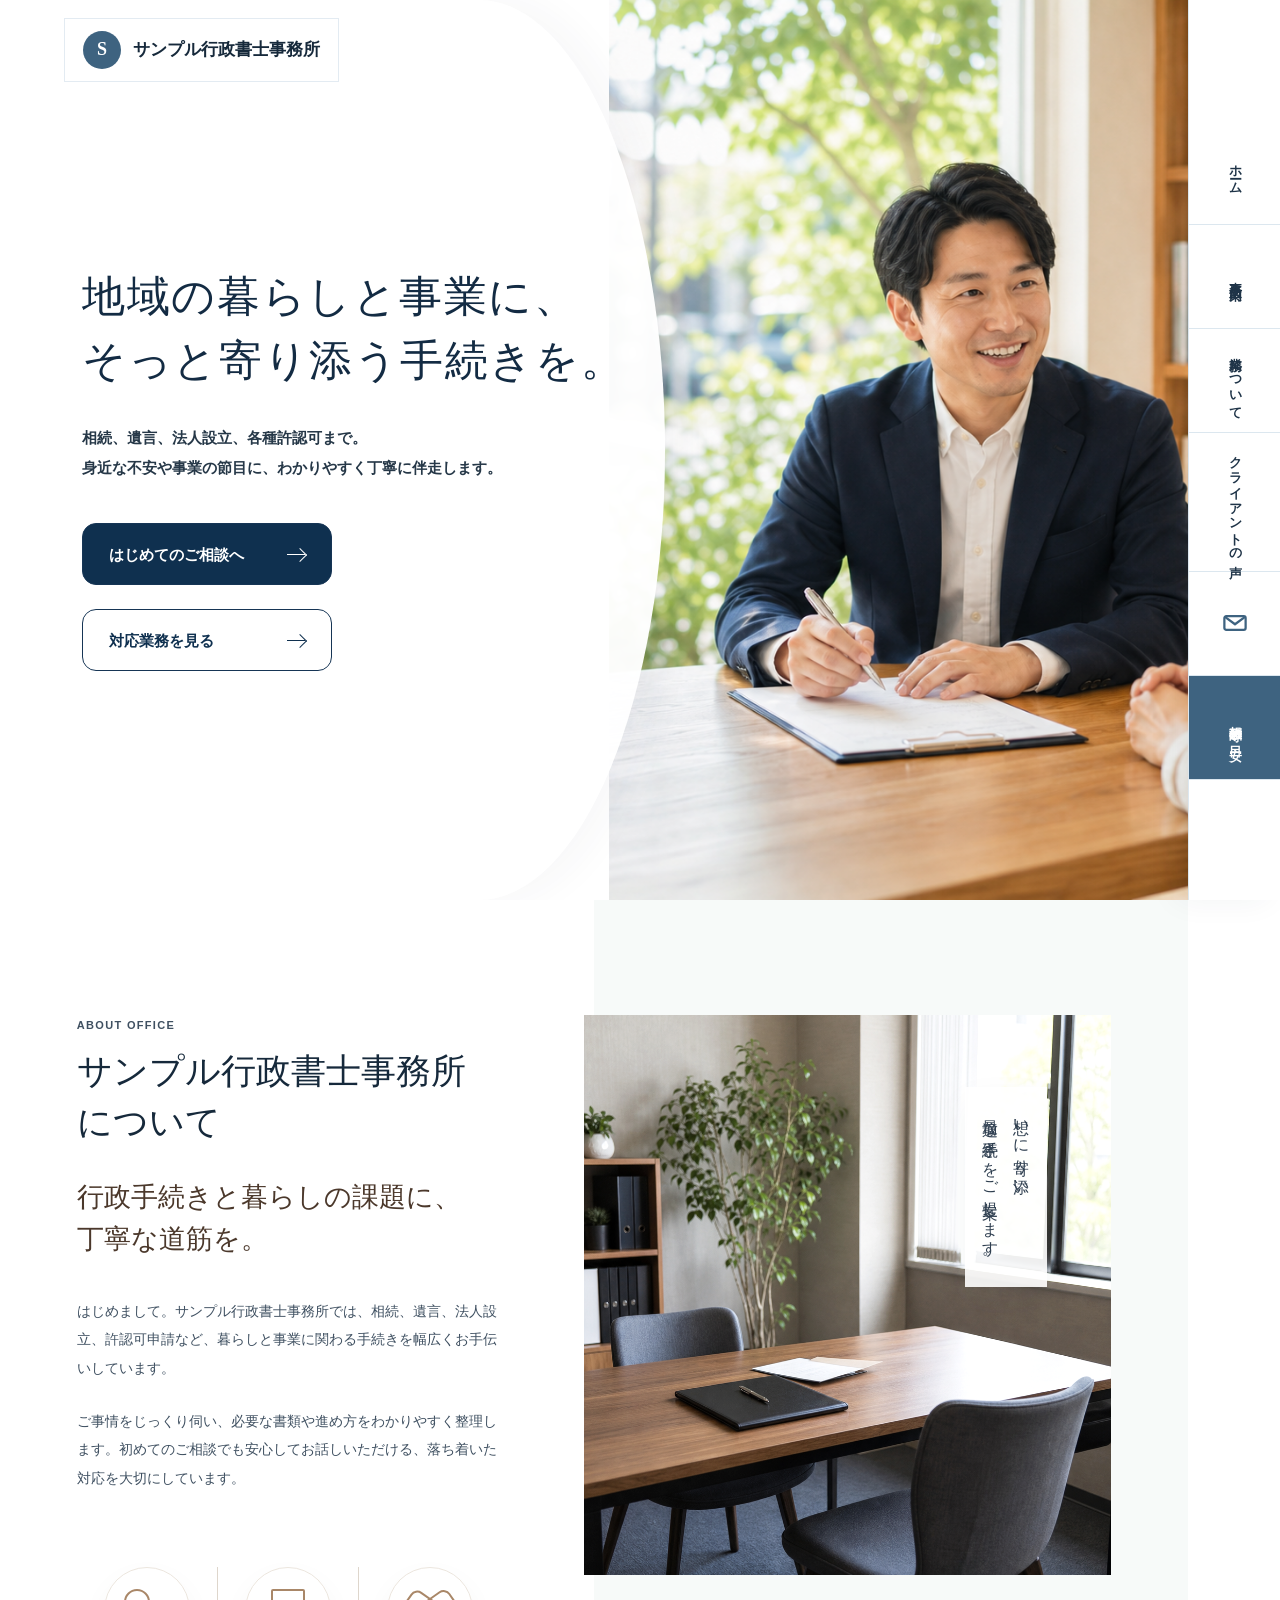
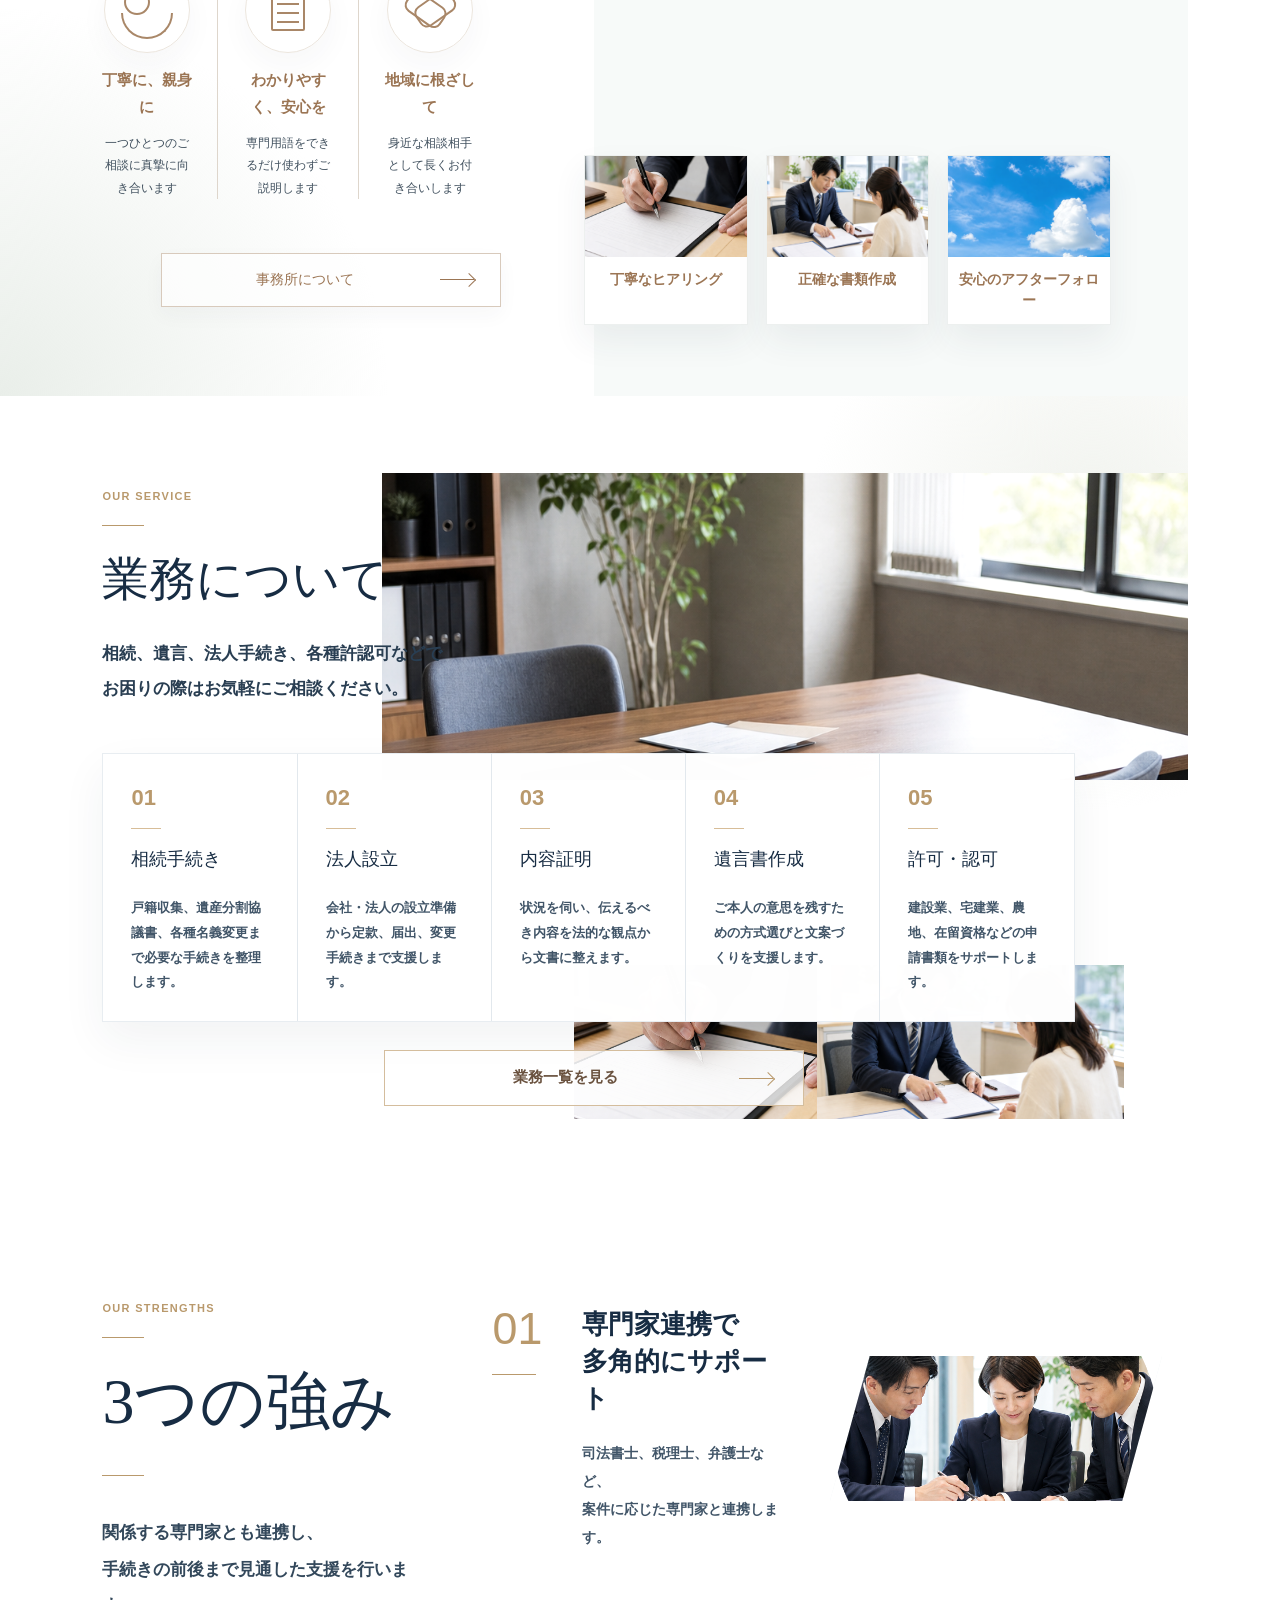
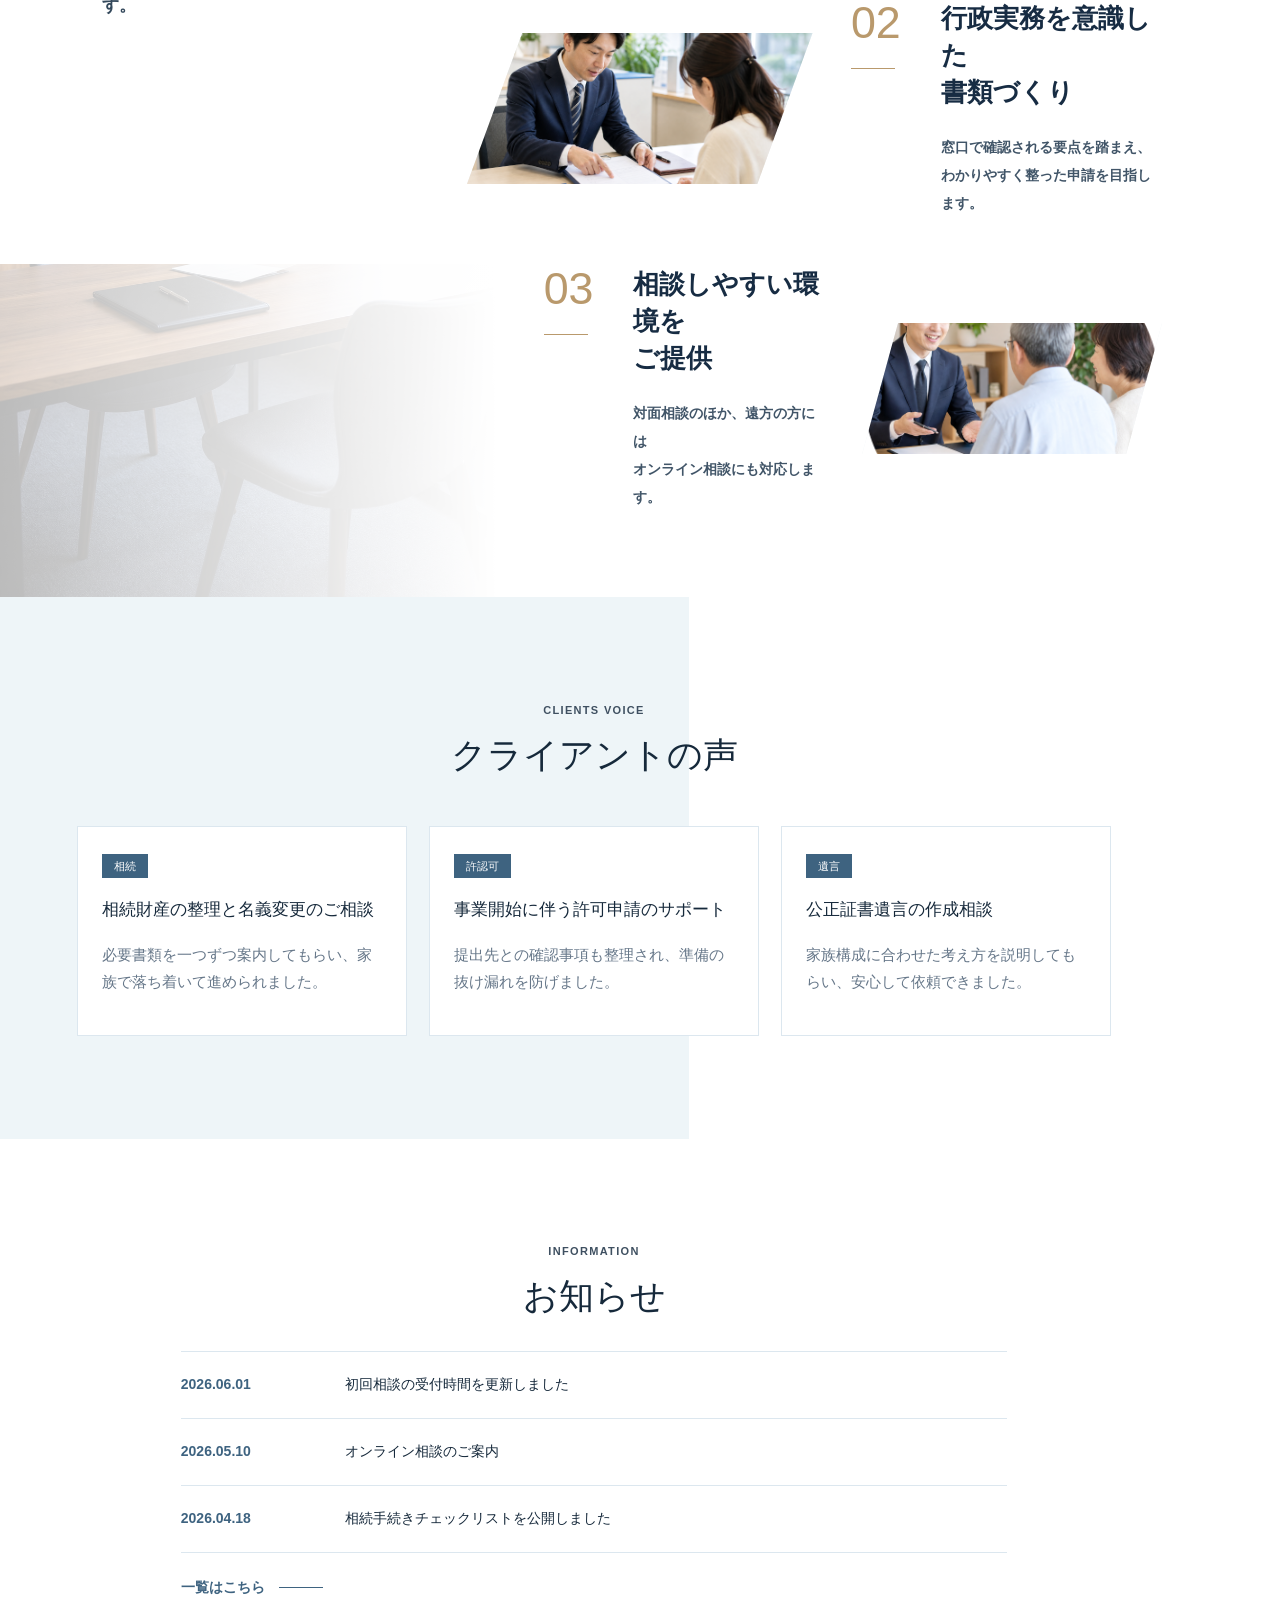
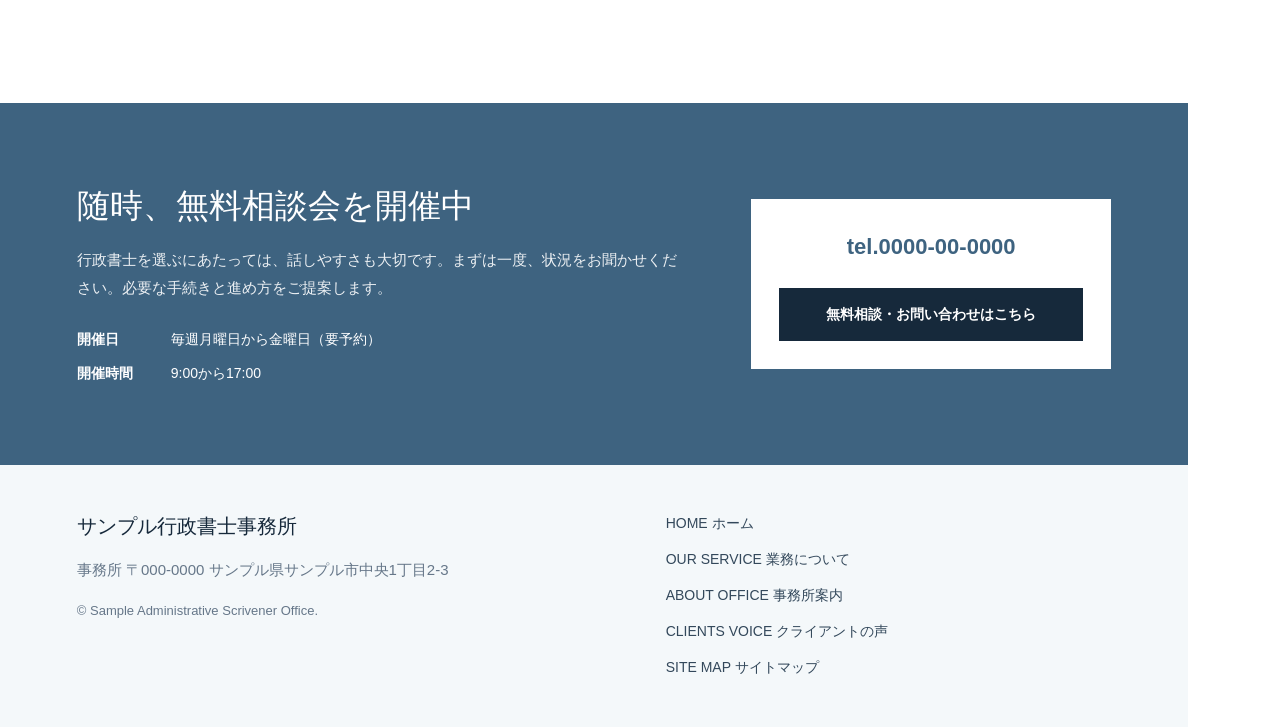
<file: index.html>
<!doctype html>
<html lang="ja">
<head>
  <meta charset="utf-8">
  <meta name="viewport" content="width=device-width, initial-scale=1">
  <title>サンプル行政書士事務所</title>
  <meta name="description" content="相続、許認可、法人設立、内容証明などのご相談を承るサンプル行政書士事務所のトップページです。">
  <link rel="stylesheet" href="styles.css">
</head>
<body>
  <header class="site-header">
    <a class="brand" href="index.html" aria-label="サンプル行政書士事務所 ホーム">
      <span class="brand-mark">S</span>
      <span>サンプル行政書士事務所</span>
    </a>
    <nav class="global-nav" aria-label="主要メニュー">
      <a href="index.html">ホーム</a>
      <a href="#about">事務所案内</a>
      <a href="#service">業務について</a>
      <a href="#voice">クライアントの声</a>
      <a class="nav-icon" href="#contact" aria-label="お問い合わせ">□</a>
      <a class="fee-link" href="#fees">報酬等の目安</a>
    </nav>
  </header>

  <main>
    <section class="hero" aria-labelledby="hero-title">
      <div class="hero-copy">
        <h1 id="hero-title">地域の暮らしと事業に、<br>そっと寄り添う手続きを。</h1>
        <p class="hero-lead">相続、遺言、法人設立、各種許認可まで。<br>身近な不安や事業の節目に、わかりやすく丁寧に伴走します。</p>
        <div class="hero-actions">
          <a class="hero-primary" href="#contact">はじめてのご相談へ<span aria-hidden="true"></span></a>
          <a class="hero-secondary" href="#service">対応業務を見る<span aria-hidden="true"></span></a>
        </div>
      </div>
      <div class="hero-visual" aria-hidden="true">
        <img class="hero-main" src="assets/hero-consultation-photo.png" alt="">
      </div>
    </section>

    <section id="about" class="about section-pad">
      <div class="about-text">
        <p class="section-en">ABOUT OFFICE</p>
        <h2>サンプル行政書士事務所について</h2>
        <h3>行政手続きと暮らしの課題に、<br>丁寧な道筋を。</h3>
        <p>はじめまして。サンプル行政書士事務所では、相続、遺言、法人設立、許認可申請など、暮らしと事業に関わる手続きを幅広くお手伝いしています。</p>
        <p>ご事情をじっくり伺い、必要な書類や進め方をわかりやすく整理します。初めてのご相談でも安心してお話しいただける、落ち着いた対応を大切にしています。</p>
        <ul class="about-values" aria-label="事務所の姿勢">
          <li>
            <span class="value-icon value-people" aria-hidden="true"></span>
            <strong>丁寧に、親身に</strong>
            <small>一つひとつのご相談に真摯に向き合います</small>
          </li>
          <li>
            <span class="value-icon value-doc" aria-hidden="true"></span>
            <strong>わかりやすく、安心を</strong>
            <small>専門用語をできるだけ使わずご説明します</small>
          </li>
          <li>
            <span class="value-icon value-hand" aria-hidden="true"></span>
            <strong>地域に根ざして</strong>
            <small>身近な相談相手として長くお付き合いします</small>
          </li>
        </ul>
        <a class="about-button" href="#office">事務所について<span aria-hidden="true"></span></a>
      </div>
      <div class="about-visual">
        <img class="about-main-photo" src="assets/about-office-photo.png" alt="相談室のイメージ">
        <p class="about-vertical">想いに寄り添い、<br>最適な手続きをご提案します。</p>
        <div class="about-cards" aria-label="対応の特徴">
          <article>
            <img src="assets/hero-docs-photo.png" alt="">
            <h4>丁寧なヒアリング</h4>
          </article>
          <article>
            <img src="assets/strength-office-photo.png" alt="">
            <h4>正確な書類作成</h4>
          </article>
          <article>
            <img src="assets/hero-sky-photo.png" alt="">
            <h4>安心のアフターフォロー</h4>
          </article>
        </div>
      </div>
    </section>

    <section id="service" class="service section-pad">
      <div class="service-intro">
        <p class="section-en">OUR SERVICE</p>
        <h2>業務について</h2>
        <p>相続、遺言、法人手続き、各種許認可などで<br>お困りの際はお気軽にご相談ください。</p>
      </div>
      <div class="service-photo service-photo-main">
        <img src="assets/about-office-photo.png" alt="">
      </div>
      <div class="service-grid">
        <a class="service-card" href="#">
          <span>01</span>
          <h3>相続手続き</h3>
          <p>戸籍収集、遺産分割協議書、各種名義変更まで必要な手続きを整理します。</p>
        </a>
        <a class="service-card" href="#">
          <span>02</span>
          <h3>法人設立</h3>
          <p>会社・法人の設立準備から定款、届出、変更手続きまで支援します。</p>
        </a>
        <a class="service-card" href="#">
          <span>03</span>
          <h3>内容証明</h3>
          <p>状況を伺い、伝えるべき内容を法的な観点から文書に整えます。</p>
        </a>
        <a class="service-card" href="#">
          <span>04</span>
          <h3>遺言書作成</h3>
          <p>ご本人の意思を残すための方式選びと文案づくりを支援します。</p>
        </a>
        <a class="service-card" href="#">
          <span>05</span>
          <h3>許可・認可</h3>
          <p>建設業、宅建業、農地、在留資格などの申請書類をサポートします。</p>
        </a>
      </div>
      <a class="service-button" href="#">業務一覧を見る<span aria-hidden="true"></span></a>
      <div class="service-photo service-photo-sub service-photo-hand">
        <img src="assets/hero-docs-photo.png" alt="">
      </div>
      <div class="service-photo service-photo-sub service-photo-office">
        <img src="assets/strength-office-photo.png" alt="">
      </div>
    </section>

    <section class="strength section-pad">
      <div class="strength-bg" aria-hidden="true">
        <img src="assets/about-office-photo.png" alt="">
      </div>
      <div class="strength-heading">
        <p class="section-en">OUR STRENGTHS</p>
        <h2>3つの強み</h2>
        <p>関係する専門家とも連携し、<br>手続きの前後まで見通した支援を行います。</p>
      </div>
      <ol class="strength-list">
        <li class="strength-item strength-item-01">
          <div class="strength-copy">
            <span>01</span>
            <div>
              <h3>専門家連携で<br>多角的にサポート</h3>
              <p>司法書士、税理士、弁護士など、<br>案件に応じた専門家と連携します。</p>
            </div>
          </div>
          <figure><img src="assets/strength-team-photo.png" alt=""></figure>
        </li>
        <li class="strength-item strength-item-02">
          <figure><img src="assets/strength-office-photo.png" alt=""></figure>
          <div class="strength-copy">
            <span>02</span>
            <div>
              <h3>行政実務を意識した<br>書類づくり</h3>
              <p>窓口で確認される要点を踏まえ、<br>わかりやすく整った申請を目指します。</p>
            </div>
          </div>
        </li>
        <li class="strength-item strength-item-03">
          <div class="strength-copy">
            <span>03</span>
            <div>
              <h3>相談しやすい環境を<br>ご提供</h3>
              <p>対面相談のほか、遠方の方には<br>オンライン相談にも対応します。</p>
            </div>
          </div>
          <figure><img src="assets/strength-family-photo.png" alt=""></figure>
        </li>
      </ol>
    </section>

    <section id="voice" class="voice section-pad">
      <div class="section-heading">
        <p class="section-en">CLIENTS VOICE</p>
        <h2>クライアントの声</h2>
      </div>
      <div class="voice-grid">
        <article>
          <p class="tag">相続</p>
          <h3>相続財産の整理と名義変更のご相談</h3>
          <p>必要書類を一つずつ案内してもらい、家族で落ち着いて進められました。</p>
        </article>
        <article>
          <p class="tag">許認可</p>
          <h3>事業開始に伴う許可申請のサポート</h3>
          <p>提出先との確認事項も整理され、準備の抜け漏れを防げました。</p>
        </article>
        <article>
          <p class="tag">遺言</p>
          <h3>公正証書遺言の作成相談</h3>
          <p>家族構成に合わせた考え方を説明してもらい、安心して依頼できました。</p>
        </article>
      </div>
    </section>

    <section class="information section-pad">
      <div class="section-heading compact">
        <p class="section-en">INFORMATION</p>
        <h2>お知らせ</h2>
      </div>
      <ul class="news-list">
        <li><time datetime="2026-06-01">2026.06.01</time><a href="#">初回相談の受付時間を更新しました</a></li>
        <li><time datetime="2026-05-10">2026.05.10</time><a href="#">オンライン相談のご案内</a></li>
        <li><time datetime="2026-04-18">2026.04.18</time><a href="#">相続手続きチェックリストを公開しました</a></li>
      </ul>
      <a class="text-button" href="#">一覧はこちら</a>
    </section>

    <section id="contact" class="contact">
      <div>
        <h2>随時、無料相談会を開催中</h2>
        <p>行政書士を選ぶにあたっては、話しやすさも大切です。まずは一度、状況をお聞かせください。必要な手続きと進め方をご提案します。</p>
        <dl>
          <div><dt>開催日</dt><dd>毎週月曜日から金曜日（要予約）</dd></div>
          <div><dt>開催時間</dt><dd>9:00から17:00</dd></div>
        </dl>
      </div>
      <div class="contact-card">
        <p>tel.0000-00-0000</p>
        <a href="mailto:info@example.com">無料相談・お問い合わせはこちら</a>
      </div>
    </section>
  </main>

  <footer class="site-footer" id="office">
    <div>
      <h2>サンプル行政書士事務所</h2>
      <p>事務所 〒000-0000 サンプル県サンプル市中央1丁目2-3</p>
      <p class="copyright">© Sample Administrative Scrivener Office.</p>
    </div>
    <nav aria-label="フッターメニュー">
      <a href="index.html">HOME ホーム</a>
      <a href="#service">OUR SERVICE 業務について</a>
      <a href="#about">ABOUT OFFICE 事務所案内</a>
      <a href="#voice">CLIENTS VOICE クライアントの声</a>
      <a href="sitemap.html">SITE MAP サイトマップ</a>
    </nav>
  </footer>
</body>
</html>
</file>
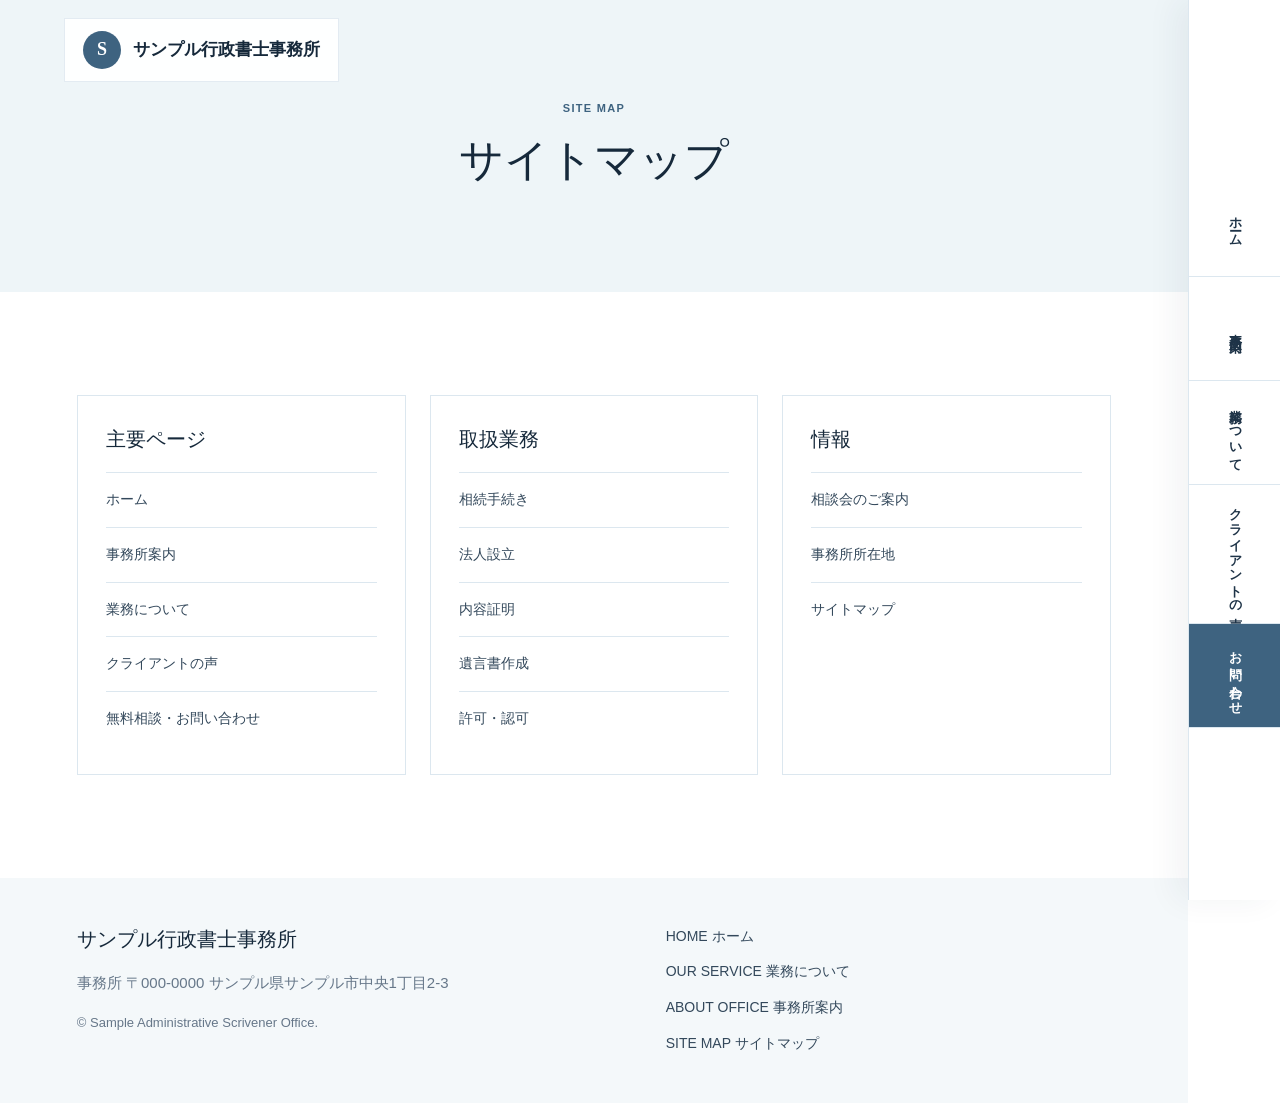
<file: sitemap.html>
<!doctype html>
<html lang="ja">
<head>
  <meta charset="utf-8">
  <meta name="viewport" content="width=device-width, initial-scale=1">
  <title>サイトマップ | サンプル行政書士事務所</title>
  <meta name="description" content="サンプル行政書士事務所のサイトマップです。">
  <link rel="stylesheet" href="styles.css">
</head>
<body>
  <header class="site-header">
    <a class="brand" href="index.html" aria-label="サンプル行政書士事務所 ホーム">
      <span class="brand-mark">S</span>
      <span>サンプル行政書士事務所</span>
    </a>
    <nav class="global-nav" aria-label="主要メニュー">
      <a href="index.html">ホーム</a>
      <a href="index.html#about">事務所案内</a>
      <a href="index.html#service">業務について</a>
      <a href="index.html#voice">クライアントの声</a>
      <a class="fee-link" href="index.html#contact">お問い合わせ</a>
    </nav>
  </header>

  <main>
    <section class="page-title">
      <p class="section-en">SITE MAP</p>
      <h1>サイトマップ</h1>
    </section>
    <section class="sitemap section-pad">
      <div class="sitemap-block">
        <h2>主要ページ</h2>
        <ul>
          <li><a href="index.html">ホーム</a></li>
          <li><a href="index.html#about">事務所案内</a></li>
          <li><a href="index.html#service">業務について</a></li>
          <li><a href="index.html#voice">クライアントの声</a></li>
          <li><a href="index.html#contact">無料相談・お問い合わせ</a></li>
        </ul>
      </div>
      <div class="sitemap-block">
        <h2>取扱業務</h2>
        <ul>
          <li><a href="index.html#service">相続手続き</a></li>
          <li><a href="index.html#service">法人設立</a></li>
          <li><a href="index.html#service">内容証明</a></li>
          <li><a href="index.html#service">遺言書作成</a></li>
          <li><a href="index.html#service">許可・認可</a></li>
        </ul>
      </div>
      <div class="sitemap-block">
        <h2>情報</h2>
        <ul>
          <li><a href="index.html#contact">相談会のご案内</a></li>
          <li><a href="index.html#office">事務所所在地</a></li>
          <li><a href="sitemap.html">サイトマップ</a></li>
        </ul>
      </div>
    </section>
  </main>

  <footer class="site-footer">
    <div>
      <h2>サンプル行政書士事務所</h2>
      <p>事務所 〒000-0000 サンプル県サンプル市中央1丁目2-3</p>
      <p class="copyright">© Sample Administrative Scrivener Office.</p>
    </div>
    <nav aria-label="フッターメニュー">
      <a href="index.html">HOME ホーム</a>
      <a href="index.html#service">OUR SERVICE 業務について</a>
      <a href="index.html#about">ABOUT OFFICE 事務所案内</a>
      <a href="sitemap.html">SITE MAP サイトマップ</a>
    </nav>
  </footer>
</body>
</html>
</file>
<file: styles.css>
:root {
  --ink: #16293b;
  --muted: #667789;
  --line: #dce7ef;
  --blue: #3e6380;
  --pale: #eef5f8;
  --white: #fff;
  --accent: #75a36f;
  --paper: #f8fbfc;
  --font-serif: "Yu Mincho", "Hiragino Mincho ProN", "Noto Serif JP", "Times New Roman", serif;
  --font-sans: "Yu Gothic", "Hiragino Kaku Gothic ProN", "Noto Sans JP", Meiryo, sans-serif;
  font-family: var(--font-sans);
}

* {
  box-sizing: border-box;
}

html {
  scroll-behavior: smooth;
}

body {
  margin: 0;
  padding-right: 92px;
  color: var(--ink);
  background: var(--white);
  font-family: var(--font-sans);
  font-size: 15px;
  line-height: 1.85;
  letter-spacing: 0;
}

a {
  color: inherit;
  text-decoration: none;
}

img {
  display: block;
  max-width: 100%;
}

.site-header {
  position: fixed;
  inset: 0 0 auto 0;
  z-index: 10;
  display: flex;
  align-items: center;
  justify-content: space-between;
  gap: 28px;
  min-height: 0;
  padding: 18px clamp(20px, 5vw, 68px);
  background: transparent;
  pointer-events: none;
}

.brand {
  display: flex;
  align-items: center;
  gap: 12px;
  font-family: var(--font-serif);
  font-size: clamp(16px, 1.35vw, 21px);
  font-weight: 600;
  letter-spacing: 0;
  white-space: nowrap;
  padding: 12px 18px;
  background: rgba(255, 255, 255, .94);
  border: 1px solid rgba(220, 231, 239, .8);
  pointer-events: auto;
}

.brand-mark {
  display: grid;
  place-items: center;
  width: 38px;
  height: 38px;
  color: var(--white);
  font-family: Georgia, serif;
  font-size: 18px;
  background: var(--blue);
  border-radius: 50%;
}

.global-nav {
  position: fixed;
  top: 0;
  right: 0;
  bottom: 0;
  display: flex;
  align-items: center;
  justify-content: center;
  flex-direction: column;
  gap: 0;
  width: 92px;
  color: #1f3448;
  font-family: var(--font-sans);
  font-size: 12.5px;
  font-weight: 700;
  background: rgba(255, 255, 255, .96);
  border-left: 1px solid var(--line);
  box-shadow: -12px 0 32px rgba(39, 57, 75, .06);
  pointer-events: auto;
}

.global-nav a {
  display: grid;
  place-items: center;
  width: 100%;
  min-height: 104px;
  padding: 14px 8px;
  border-bottom: 1px solid var(--line);
  writing-mode: vertical-rl;
  letter-spacing: .12em;
  line-height: 1.55;
  text-orientation: mixed;
  transition: color .2s ease, background-color .2s ease;
}

.global-nav a:hover {
  color: var(--blue);
  background: #f4f8fa;
}

.nav-icon {
  display: grid;
  place-items: center;
  width: 100%;
  min-height: 84px;
  padding: 0;
  color: transparent;
  border: 0;
  border-bottom: 1px solid var(--line);
  border-radius: 0;
  position: relative;
  overflow: hidden;
  writing-mode: horizontal-tb;
  text-orientation: mixed;
}

.nav-icon::before {
  content: "";
  position: absolute;
  left: 50%;
  top: 50%;
  width: 34px;
  height: 34px;
  background-color: transparent;
  background-image: url("data:image/svg+xml,%3Csvg width='24' height='24' viewBox='0 0 24 24' fill='none' xmlns='http://www.w3.org/2000/svg'%3E%3Crect x='3.5' y='6.5' width='17' height='11' rx='1.5' stroke='%233e6380' stroke-width='1.8'/%3E%3Cpath d='M4.5 7.5L12 13L19.5 7.5' stroke='%233e6380' stroke-width='1.8' stroke-linecap='round' stroke-linejoin='round'/%3E%3C/svg%3E");
  background-position: center;
  background-repeat: no-repeat;
  background-size: 30px 30px;
  border: 0;
  border-radius: 0;
  transform: translate(-50%, -50%);
}

.nav-icon::after {
  content: none;
}

.fee-link {
  min-height: 126px;
  color: var(--white);
  font-weight: 700;
  background: var(--blue);
}

.fee-link:hover {
  color: var(--white);
  background: #2f526d;
}

.hero {
  position: relative;
  display: grid;
  grid-template-columns: minmax(230px, 31vw) 1fr;
  align-items: center;
  gap: clamp(22px, 3vw, 48px);
  min-height: 100vh;
  padding: 0 0 0 clamp(20px, 5vw, 68px);
  overflow: hidden;
}

.hero::before {
  content: "";
  position: absolute;
  inset: 0 0 0 auto;
  width: 64vw;
  height: 100%;
  background: var(--pale);
  z-index: -1;
}

.hero-copy {
  align-self: start;
  justify-self: center;
  padding-top: clamp(118px, 17vh, 182px);
  transform: translate(-32px, 32px);
  z-index: 1;
}

.eyebrow,
.section-en {
  margin: 0 0 10px;
  color: var(--blue);
  font-family: var(--font-sans);
  font-size: 11px;
  font-weight: 700;
  letter-spacing: .12em;
}

.hero h1 {
  margin: 0;
  font-family: var(--font-sans);
  font-size: clamp(25px, 3.05vw, 40px);
  font-weight: 500;
  line-height: 1.55;
  letter-spacing: .035em;
  writing-mode: vertical-rl;
  min-height: 440px;
}

.hero-visual {
  display: block;
  align-self: stretch;
  min-height: 100vh;
}

.hero-main {
  width: 100%;
  height: 100%;
  object-fit: cover;
  object-position: center;
  background: #eef3f5;
}

.hero-main {
  min-height: 100vh;
}

.hero {
  display: block;
  min-height: 100vh;
  padding: 0;
  background: #fff;
}

.hero::before {
  inset: 0 0 0 auto;
  width: 62%;
  height: 100%;
  background: #eef5f8;
}

.hero::after {
  content: "";
  position: absolute;
  z-index: 1;
  left: -28vw;
  top: -22vh;
  width: 76vw;
  height: 132vh;
  background: rgba(255, 255, 255, .96);
  border-radius: 50%;
  box-shadow: 18px 0 38px rgba(39, 57, 75, .03);
}

.hero-copy {
  position: relative;
  z-index: 2;
  width: min(47vw, 760px);
  padding: clamp(190px, 25vh, 260px) 0 0 clamp(54px, 7vw, 112px);
  transform: none;
}

.hero h1 {
  margin: 0;
  color: #132b43;
  font-family: var(--font-serif);
  font-size: clamp(38px, 4.2vw, 64px);
  font-weight: 500;
  line-height: 1.45;
  letter-spacing: .04em;
  writing-mode: horizontal-tb;
  min-height: 0;
}

.hero-lead {
  margin: clamp(28px, 4vh, 40px) 0 0;
  color: #263848;
  font-family: var(--font-sans);
  font-size: clamp(15px, 1.22vw, 18px);
  font-weight: 600;
  line-height: 2;
}

.hero-actions {
  display: flex;
  gap: 28px;
  margin-top: clamp(32px, 5vh, 48px);
}

.hero-actions a {
  display: grid;
  grid-template-columns: 1fr 28px;
  align-items: center;
  min-width: 260px;
  min-height: 64px;
  padding: 0 26px;
  font-family: var(--font-sans);
  font-size: 15px;
  font-weight: 700;
  border-radius: 14px;
  border: 1px solid #163555;
}

.hero-actions span {
  position: relative;
  width: 18px;
  height: 1px;
  justify-self: end;
  background: currentColor;
}

.hero-actions span::after {
  content: "";
  position: absolute;
  right: 0;
  top: -4px;
  width: 9px;
  height: 9px;
  border-top: 1px solid currentColor;
  border-right: 1px solid currentColor;
  transform: rotate(45deg);
}

.hero-primary {
  color: #fff;
  background: #0f304f;
}

.hero-secondary {
  color: #0f304f;
  background: rgba(255, 255, 255, .82);
}

.hero-visual {
  position: absolute;
  inset: 0 0 0 auto;
  z-index: 0;
  width: 62%;
  min-height: 100vh;
}

.hero-main {
  width: 100%;
  height: 100%;
  min-height: 100vh;
  object-fit: cover;
  object-position: center;
}

.hero-feature-panel {
  position: absolute;
  z-index: 3;
  right: clamp(48px, 8vw, 132px);
  bottom: clamp(42px, 7vh, 78px);
  display: grid;
  grid-template-columns: repeat(3, minmax(0, 1fr));
  gap: 0;
  width: min(56vw, 900px);
  padding: 32px 34px;
  background: rgba(255, 255, 255, .92);
  border: 1px solid rgba(220, 231, 239, .9);
  border-radius: 34px;
  box-shadow: 0 18px 44px rgba(39, 57, 75, .14);
  backdrop-filter: blur(8px);
}

.hero-feature-panel article {
  display: grid;
  grid-template-columns: 62px 1fr;
  gap: 18px;
  align-items: start;
  padding: 0 24px;
  border-right: 1px solid #dfe7e8;
}

.hero-feature-panel article:last-child {
  border-right: 0;
}

.hero-feature-panel h2 {
  margin: 0 0 14px;
  color: #14324f;
  font-family: var(--font-sans);
  font-size: 17px;
  font-weight: 700;
}

.hero-feature-panel p {
  margin: 0;
  color: #384a5a;
  font-size: 13px;
  font-weight: 500;
  line-height: 1.9;
}

.hero-feature-icon {
  position: relative;
  display: block;
  width: 62px;
  height: 62px;
  border-radius: 50%;
  background: #eef4ec;
}

.hero-feature-icon::before,
.hero-feature-icon::after {
  content: "";
  position: absolute;
  display: block;
  border-color: #84a86b;
}

.icon-person::before {
  left: 22px;
  top: 16px;
  width: 16px;
  height: 16px;
  border: 2px solid #6f8f87;
  border-radius: 50%;
}

.icon-person::after {
  left: 17px;
  top: 36px;
  width: 26px;
  height: 14px;
  border: 2px solid #6f8f87;
  border-top: 0;
  border-radius: 0 0 18px 18px;
}

.icon-town::before {
  left: 15px;
  top: 31px;
  width: 30px;
  height: 20px;
  border: 2px solid #84a86b;
}

.icon-town::after {
  left: 13px;
  top: 22px;
  width: 22px;
  height: 22px;
  border-top: 2px solid #84a86b;
  border-left: 2px solid #84a86b;
  transform: rotate(45deg);
}

.icon-online::before {
  left: 16px;
  top: 18px;
  width: 30px;
  height: 22px;
  border: 2px solid #6f8f87;
  border-radius: 2px;
}

.icon-online::after {
  left: 13px;
  top: 44px;
  width: 36px;
  height: 2px;
  background: #6f8f87;
}

.section-pad {
  padding: clamp(64px, 8vw, 108px) clamp(20px, 6vw, 86px);
}

.about {
  position: relative;
  display: grid;
  grid-template-columns: minmax(360px, .9fr) minmax(520px, 1.12fr);
  gap: clamp(44px, 6.5vw, 96px);
  align-items: center;
  min-height: 820px;
  padding-top: clamp(84px, 9vw, 122px);
  padding-bottom: clamp(58px, 7vw, 90px);
  background:
    radial-gradient(circle at 0 100%, rgba(225, 232, 225, .72), rgba(255, 255, 255, 0) 24%),
    linear-gradient(90deg, #fff 0 50%, #f7faf9 50% 100%);
  overflow: hidden;
}

.about-text {
  position: relative;
  z-index: 1;
  max-width: 610px;
}

.about-text h2,
.section-heading h2,
.contact h2,
.site-footer h2,
.page-title h1,
.sitemap-block h2 {
  margin: 0;
  font-family: var(--font-serif);
  font-weight: 500;
  line-height: 1.5;
}

.about-text h2,
.section-heading h2 {
  font-size: clamp(25px, 2.7vw, 36px);
}

.about-text h3 {
  margin: 28px 0 36px;
  font-family: var(--font-serif);
  font-size: clamp(19px, 2.1vw, 27px);
  font-weight: 500;
  line-height: 1.55;
  color: #4b382b;
}

.about-text p,
.section-heading p,
.contact p {
  color: #3f5061;
}

.about-text > p:not(.section-en) {
  max-width: 580px;
  margin: 0 0 24px;
  font-size: 14px;
  line-height: 2.05;
}

.about-values {
  display: grid;
  grid-template-columns: repeat(3, minmax(0, 1fr));
  gap: 0;
  padding: 0;
  margin: clamp(48px, 6vw, 74px) 0 0;
  list-style: none;
}

.about-values li {
  display: grid;
  justify-items: center;
  gap: 10px;
  min-height: 178px;
  padding: 0 24px;
  text-align: center;
  border-right: 1px solid #ded6cc;
}

.about-values li:last-child {
  border-right: 0;
}

.value-icon {
  position: relative;
  display: grid;
  place-items: center;
  width: 86px;
  height: 86px;
  margin-bottom: 4px;
  color: #a98768;
  border: 1px solid #ece6de;
  border-radius: 50%;
  background: rgba(255, 255, 255, .82);
  box-shadow: 0 12px 30px rgba(39, 57, 75, .04);
}

.value-icon::before,
.value-icon::after {
  content: "";
  position: absolute;
  display: block;
}

.value-people::before {
  width: 22px;
  height: 22px;
  border: 2px solid currentColor;
  border-radius: 50%;
  transform: translate(-10px, -8px);
}

.value-people::after {
  width: 48px;
  height: 24px;
  border: 2px solid currentColor;
  border-top: 0;
  border-radius: 0 0 28px 28px;
  transform: translateY(16px);
}

.value-doc::before {
  width: 30px;
  height: 38px;
  border: 2px solid currentColor;
  border-radius: 2px;
}

.value-doc::after {
  width: 22px;
  height: 2px;
  background: currentColor;
  box-shadow: 0 9px currentColor, 0 18px currentColor;
  transform: translateY(-6px);
}

.value-hand::before {
  width: 38px;
  height: 20px;
  border: 2px solid currentColor;
  border-radius: 8px;
  transform: rotate(35deg) translate(-4px, 2px);
}

.value-hand::after {
  width: 38px;
  height: 20px;
  border: 2px solid currentColor;
  border-radius: 8px;
  transform: rotate(-35deg) translate(5px, 2px);
}

.about-values strong {
  color: #9b7554;
  font-family: var(--font-serif);
  font-size: 15px;
  font-weight: 600;
}

.about-values small {
  color: #40505e;
  font-family: var(--font-sans);
  font-size: 12px;
  line-height: 1.85;
}

.about-button {
  display: grid;
  grid-template-columns: 1fr 52px;
  align-items: center;
  width: min(100%, 340px);
  min-height: 54px;
  margin: clamp(34px, 5vw, 54px) 0 0 auto;
  padding: 0 26px;
  color: #9b7554;
  font-family: var(--font-serif);
  font-size: 14px;
  text-align: center;
  border: 1px solid #d8cabc;
  background: rgba(255, 255, 255, .7);
  box-shadow: 0 8px 20px rgba(39, 57, 75, .04);
}

.about-button span {
  width: 34px;
  height: 1px;
  background: currentColor;
  justify-self: end;
  position: relative;
}

.about-button span::after {
  content: "";
  position: absolute;
  right: 0;
  top: -4px;
  width: 9px;
  height: 9px;
  border-top: 1px solid currentColor;
  border-right: 1px solid currentColor;
  transform: rotate(45deg);
}

.about-visual {
  position: relative;
  align-self: stretch;
  min-height: 660px;
}

.about-main-photo {
  width: calc(100% + clamp(20px, 5vw, 68px));
  height: min(57vw, 560px);
  min-height: 430px;
  object-fit: cover;
  object-position: center;
  filter: brightness(1.05) saturate(.9);
}

.about-vertical {
  position: absolute;
  top: clamp(40px, 7vw, 72px);
  right: clamp(24px, 5vw, 68px);
  display: inline-block;
  margin: 0;
  padding: 20px 10px;
  color: #2f3f50;
  font-family: var(--font-serif);
  font-size: 16px;
  line-height: 1.95;
  letter-spacing: .08em;
  writing-mode: vertical-rl;
  background: rgba(255, 255, 255, .9);
  box-shadow: 0 14px 34px rgba(39, 57, 75, .05);
}

.about-cards {
  position: absolute;
  right: 0;
  bottom: 0;
  display: grid;
  grid-template-columns: repeat(3, minmax(130px, 1fr));
  gap: 18px;
  width: min(100%, 690px);
  transform: translateY(18px);
}

.about-cards article {
  background: #fff;
  border: 1px solid #edf0ef;
  box-shadow: 0 16px 32px rgba(39, 57, 75, .07);
}

.about-cards img {
  width: 100%;
  aspect-ratio: 16 / 10;
  object-fit: cover;
  border-radius: 0;
  filter: brightness(1.04) saturate(.88);
}

.about-cards h4 {
  margin: 0;
  padding: 12px 10px 13px;
  color: #9b7554;
  font-family: var(--font-serif);
  font-size: 14px;
  font-weight: 600;
  line-height: 1.5;
  text-align: center;
}

.text-button {
  display: inline-flex;
  align-items: center;
  gap: 14px;
  margin-top: 22px;
  color: var(--blue);
  font-family: var(--font-sans);
  font-size: 14px;
  font-weight: 700;
}

.text-button::after {
  content: "";
  width: 44px;
  height: 1px;
  background: currentColor;
}

.service {
  position: relative;
  min-height: 760px;
  padding-top: clamp(62px, 7vw, 92px);
  padding-bottom: clamp(64px, 8vw, 112px);
  background:
    radial-gradient(circle at 92% 16%, rgba(235, 238, 231, .72), rgba(255, 255, 255, 0) 22%),
    #fff;
  overflow: hidden;
}

.section-heading {
  max-width: 760px;
  margin: 0 auto 44px;
  text-align: center;
}

.section-heading.compact {
  margin-bottom: 28px;
}

.service-intro {
  position: relative;
  z-index: 2;
  width: min(33vw, 420px);
  margin: 0 0 48px clamp(18px, 2vw, 44px);
}

.service-intro .section-en {
  position: relative;
  margin-bottom: 42px;
  color: #b9996c;
}

.service-intro .section-en::after {
  content: "";
  position: absolute;
  left: 0;
  bottom: -20px;
  width: 42px;
  height: 1px;
  background: #b9996c;
}

.service-intro h2 {
  margin: 0 0 24px;
  color: #172c43;
  font-family: var(--font-serif);
  font-size: clamp(30px, 3.7vw, 48px);
  font-weight: 500;
  line-height: 1.35;
}

.service-intro p:not(.section-en) {
  margin: 0;
  color: #293e52;
  font-family: var(--font-sans);
  font-size: clamp(15px, 1.35vw, 18px);
  font-weight: 600;
  line-height: 2;
}

.service-photo {
  position: absolute;
  overflow: hidden;
  background: #eef3f5;
}

.service-photo img {
  width: 100%;
  height: 100%;
  object-fit: cover;
  filter: brightness(1.04) saturate(.9);
}

.service-photo-main {
  top: clamp(52px, 6vw, 82px);
  right: 0;
  z-index: 1;
  width: min(63vw, 1180px);
  height: clamp(250px, 24vw, 350px);
}

.service-photo-main img {
  object-position: center;
}

.service-photo-sub {
  z-index: 1;
  height: clamp(145px, 12vw, 190px);
}

.service-photo-hand {
  right: min(26vw, 520px);
  bottom: clamp(54px, 7vw, 90px);
  width: min(22vw, 320px);
}

.service-photo-office {
  right: clamp(20px, 5vw, 76px);
  bottom: clamp(54px, 7vw, 90px);
  width: min(24vw, 380px);
}

.service-grid {
  position: relative;
  z-index: 3;
  display: grid;
  grid-template-columns: repeat(5, minmax(0, 1fr));
  gap: 0;
  width: min(76vw, 1320px);
  margin: 0 0 0 clamp(18px, 2vw, 44px);
  background: rgba(255, 255, 255, .92);
  border: 1px solid #e8edf1;
  box-shadow: 0 18px 42px rgba(39, 57, 75, .06);
}

.service-card {
  min-height: 218px;
  padding: 24px 28px 26px;
  background: rgba(255, 255, 255, .9);
  border: 0;
  border-right: 1px solid #e2e8ed;
  transition: transform .2s ease, box-shadow .2s ease;
}

.service-card:last-child {
  border-right: 0;
}

.service-card:hover {
  transform: translateY(-3px);
  box-shadow: 0 16px 34px rgba(39, 57, 75, .08);
}

.service-card span {
  position: relative;
  display: inline-block;
  margin-bottom: 24px;
  color: #b9996c;
  font-family: var(--font-sans);
  font-size: 22px;
  font-weight: 600;
}

.service-card span::after {
  content: "";
  position: absolute;
  left: 0;
  bottom: -10px;
  width: 30px;
  height: 1px;
  background: #d7bd98;
}

.service-card h3 {
  margin: 0 0 20px;
  font-family: var(--font-serif);
  font-size: 18px;
  font-weight: 500;
  color: #172c43;
}

.service-card p {
  margin: 0;
  color: #415568;
  font-family: var(--font-sans);
  font-size: 13px;
  font-weight: 600;
  line-height: 1.9;
}

.service-button {
  position: relative;
  z-index: 3;
  display: grid;
  grid-template-columns: 1fr 58px;
  align-items: center;
  width: min(100%, 420px);
  min-height: 56px;
  margin: 28px auto 0;
  padding: 0 30px;
  color: #6a523f;
  font-family: var(--font-serif);
  font-size: 15px;
  font-weight: 600;
  text-align: center;
  background: rgba(255, 255, 255, .78);
  border: 1px solid #d4bd9d;
}

.service-button span {
  width: 34px;
  height: 1px;
  justify-self: end;
  background: #b9996c;
  position: relative;
}

.service-button span::after {
  content: "";
  position: absolute;
  top: -4px;
  right: 0;
  width: 9px;
  height: 9px;
  border-top: 1px solid #b9996c;
  border-right: 1px solid #b9996c;
  transform: rotate(45deg);
}

.strength {
  position: relative;
  min-height: 760px;
  padding-top: clamp(62px, 7vw, 92px);
  padding-bottom: clamp(58px, 7vw, 86px);
  background: #fff;
  overflow: hidden;
}

.strength-bg {
  position: absolute;
  left: 0;
  bottom: 0;
  width: min(42vw, 720px);
  height: clamp(220px, 26vw, 360px);
  opacity: .32;
  filter: blur(.2px);
}

.strength-bg::after {
  content: "";
  position: absolute;
  inset: 0;
  background: linear-gradient(90deg, rgba(255, 255, 255, .16), #fff 92%);
}

.strength-bg img {
  width: 100%;
  height: 100%;
  object-fit: cover;
  object-position: center bottom;
}

.strength-heading {
  position: relative;
  z-index: 2;
  width: min(33vw, 430px);
  margin-left: clamp(18px, 2vw, 44px);
}

.strength-heading .section-en {
  position: relative;
  margin-bottom: 44px;
  color: #b9996c;
}

.strength-heading .section-en::after,
.strength-heading h2::after {
  content: "";
  position: absolute;
  left: 0;
  width: 42px;
  height: 1px;
  background: #b9996c;
}

.strength-heading .section-en::after {
  bottom: -20px;
}

.strength-heading h2 {
  position: relative;
  margin: 0 0 72px;
  color: #172c43;
  font-family: var(--font-serif);
  font-size: clamp(48px, 5vw, 74px);
  font-weight: 500;
  line-height: 1.25;
}

.strength-heading h2::after {
  bottom: -34px;
}

.strength-heading p:not(.section-en) {
  margin: 0;
  color: #33485b;
  font-family: var(--font-sans);
  font-size: clamp(15px, 1.35vw, 18px);
  font-weight: 600;
  line-height: 2.1;
}

.strength-list {
  position: absolute;
  inset: clamp(48px, 6vw, 80px) clamp(38px, 6vw, 96px) auto auto;
  z-index: 3;
  width: min(65vw, 1180px);
  min-height: 610px;
  padding: 0;
  margin: 0;
  list-style: none;
}

.strength-item {
  position: absolute;
  display: grid;
  align-items: center;
  gap: 28px;
}

.strength-item-01 {
  top: 0;
  right: 0;
  grid-template-columns: 340px 420px;
}

.strength-item-02 {
  top: 250px;
  left: 80px;
  grid-template-columns: 380px 430px;
}

.strength-item-03 {
  right: 0;
  bottom: 0;
  grid-template-columns: 390px 410px;
}

.strength-copy {
  display: grid;
  grid-template-columns: 86px 1fr;
  gap: 28px;
  align-items: start;
}

.strength-copy span {
  position: relative;
  display: block;
  color: #b9996c;
  font-family: var(--font-sans);
  font-size: clamp(36px, 3.5vw, 54px);
  font-weight: 500;
  line-height: 1;
}

.strength-copy span::after {
  content: "";
  position: absolute;
  left: 0;
  bottom: -24px;
  width: 44px;
  height: 1px;
  background: #b9996c;
}

.strength-copy h3 {
  margin: 0 0 22px;
  color: #172c43;
  font-family: var(--font-serif);
  font-size: clamp(22px, 2.2vw, 34px);
  font-weight: 600;
  line-height: 1.45;
}

.strength-copy p {
  margin: 0;
  color: #415568;
  font-family: var(--font-sans);
  font-size: 14px;
  font-weight: 600;
  line-height: 2;
}

.strength-item figure {
  margin: 0;
  overflow: hidden;
  background: #eef3f5;
  clip-path: polygon(12% 0, 100% 0, 88% 100%, 0 100%);
}

.strength-item-02 figure {
  clip-path: polygon(16% 0, 100% 0, 84% 100%, 0 100%);
}

.strength-item figure img {
  width: 100%;
  height: 100%;
  min-height: 178px;
  object-fit: cover;
  border-radius: 0;
  filter: brightness(1.03) saturate(.92);
}

/* Stable version of the strengths layout: keeps the reference mood without fragile absolute positioning. */
.strength {
  display: grid;
  grid-template-columns: minmax(280px, 34%) minmax(0, 1fr);
  column-gap: clamp(34px, 5vw, 82px);
  align-items: start;
  min-height: 0;
}

.strength-heading {
  position: relative;
  width: auto;
  margin-left: clamp(18px, 2vw, 44px);
}

.strength-list {
  position: relative;
  inset: auto;
  display: grid;
  gap: clamp(28px, 3.8vw, 52px);
  width: 100%;
  min-height: 0;
  padding-top: 8px;
}

.strength-item,
.strength-item-01,
.strength-item-02,
.strength-item-03 {
  position: relative;
  inset: auto;
  display: grid;
  grid-template-columns: minmax(280px, .9fr) minmax(300px, 1fr);
  gap: clamp(22px, 3vw, 44px);
  align-items: center;
}

.strength-item-02 {
  grid-template-columns: minmax(300px, 1fr) minmax(280px, .9fr);
  margin-left: clamp(-30px, -2vw, 0px);
}

.strength-item-03 {
  margin-left: clamp(34px, 4vw, 76px);
}

.strength-copy {
  grid-template-columns: clamp(58px, 5vw, 82px) 1fr;
  gap: clamp(18px, 2vw, 28px);
}

.strength-copy h3 {
  font-size: clamp(21px, 2vw, 30px);
}

.strength-item figure {
  width: 100%;
  aspect-ratio: 16 / 7;
}

.strength-item figure img {
  min-height: 0;
}

.voice {
  background: linear-gradient(90deg, var(--pale) 0 58%, var(--white) 58%);
}

.voice-grid {
  display: grid;
  grid-template-columns: repeat(3, minmax(0, 1fr));
  gap: 22px;
}

.voice-grid article {
  min-height: 205px;
  padding: 24px;
  background: var(--white);
  border: 1px solid var(--line);
}

.tag {
  display: inline-block;
  margin: 0 0 16px;
  padding: 2px 12px;
  color: var(--white);
  font-family: var(--font-sans);
  font-size: 11px;
  background: var(--blue);
}

.voice-grid h3 {
  margin: 0 0 14px;
  font-family: var(--font-serif);
  font-size: 17px;
  font-weight: 500;
}

.voice-grid p:last-child {
  color: var(--muted);
}

.information {
  max-width: 980px;
  margin: 0 auto;
}

.news-list {
  padding: 0;
  margin: 0;
  list-style: none;
  border-top: 1px solid var(--line);
}

.news-list li {
  display: grid;
  grid-template-columns: 140px 1fr;
  gap: 24px;
  padding: 20px 0;
  border-bottom: 1px solid var(--line);
  font-family: var(--font-sans);
  font-size: 14px;
}

.news-list time {
  color: var(--blue);
  font-weight: 700;
}

.contact {
  display: grid;
  grid-template-columns: 1fr minmax(260px, 360px);
  gap: clamp(28px, 5vw, 70px);
  align-items: center;
  padding: clamp(46px, 7vw, 78px) clamp(20px, 6vw, 86px);
  color: var(--white);
  background: var(--blue);
}

.contact h2 {
  font-size: clamp(23px, 2.6vw, 34px);
}

.contact p {
  color: rgba(255, 255, 255, .9);
}

.contact dl {
  display: grid;
  gap: 8px;
  margin: 26px 0 0;
  font-family: var(--font-sans);
  font-size: 14px;
}

.contact dl div {
  display: grid;
  grid-template-columns: 76px 1fr;
  gap: 18px;
}

.contact dt {
  font-weight: 700;
}

.contact dd {
  margin: 0;
}

.contact-card {
  padding: 28px;
  color: var(--ink);
  background: var(--white);
  text-align: center;
}

.contact-card p {
  margin: 0 0 20px;
  color: var(--blue);
  font-family: var(--font-sans);
  font-size: 22px;
  font-weight: 600;
}

.contact-card a {
  display: block;
  padding: 14px 18px;
  color: var(--white);
  font-family: var(--font-sans);
  font-size: 14px;
  font-weight: 700;
  background: var(--ink);
}

.site-footer {
  display: grid;
  grid-template-columns: minmax(260px, 1fr) minmax(260px, .8fr);
  gap: 32px;
  padding: 46px clamp(20px, 6vw, 86px);
  background: #f4f8fa;
}

.site-footer h2 {
  font-size: 20px;
}

.site-footer p {
  color: var(--muted);
}

.copyright {
  font-size: 13px;
}

.site-footer nav {
  display: grid;
  gap: 10px;
  font-family: var(--font-sans);
  font-size: 14px;
  color: #33485b;
}

.page-title {
  padding: clamp(62px, 8vw, 98px) clamp(20px, 6vw, 86px);
  text-align: center;
  background: var(--pale);
}

.page-title h1 {
  font-size: clamp(30px, 3.6vw, 44px);
}

.sitemap {
  display: grid;
  grid-template-columns: repeat(3, minmax(0, 1fr));
  gap: 24px;
}

.sitemap-block {
  padding: 28px;
  border: 1px solid var(--line);
  background: var(--white);
}

.sitemap-block h2 {
  margin-bottom: 18px;
  font-size: 20px;
}

.sitemap-block ul {
  padding: 0;
  margin: 0;
  list-style: none;
}

.sitemap-block li {
  border-top: 1px solid var(--line);
}

.sitemap-block a {
  display: block;
  padding: 14px 0;
  color: #33485b;
  font-family: var(--font-sans);
  font-size: 14px;
}

@media (max-width: 980px) {
  body {
    padding-right: 0;
  }

  .site-header {
    position: sticky;
    top: 0;
    align-items: flex-start;
    flex-direction: column;
    min-height: 84px;
    background: rgba(255, 255, 255, .94);
    border-bottom: 1px solid rgba(220, 231, 239, .8);
    backdrop-filter: blur(12px);
    pointer-events: auto;
  }

  .brand {
    padding: 0;
    background: transparent;
    border: 0;
  }

  .global-nav {
    position: static;
    flex-wrap: wrap;
    justify-content: flex-start;
    flex-direction: row;
    gap: 16px 24px;
    width: auto;
    background: transparent;
    border-left: 0;
    box-shadow: none;
    font-size: 13px;
    font-weight: 600;
  }

  .global-nav a {
    display: inline-flex;
    width: auto;
    min-height: 0;
    padding: 8px 0;
    border-bottom: 0;
    writing-mode: horizontal-tb;
    letter-spacing: 0;
    line-height: 1.5;
  }

  .nav-icon {
    display: inline-grid;
    width: 34px;
    height: 34px;
    min-height: 34px;
    padding: 0;
    border: 1px solid var(--line);
    border-radius: 50%;
  }

  .nav-icon::before {
    width: 28px;
    height: 28px;
    background-size: 22px 22px;
  }

  .fee-link {
    min-height: 0;
    color: var(--blue);
    background: transparent;
  }

  .hero,
  .about,
  .contact,
  .site-footer {
    grid-template-columns: 1fr;
  }

  .about {
    min-height: 0;
    background: #fff;
  }

  .about-text {
    max-width: none;
  }

  .about-values {
    margin-top: 36px;
  }

  .about-visual {
    min-height: 0;
  }

  .about-main-photo {
    width: 100%;
    height: auto;
    min-height: 0;
    aspect-ratio: 16 / 10;
  }

  .about-vertical {
    top: 28px;
    right: 24px;
    font-size: 14px;
  }

  .about-cards {
    position: static;
    width: 100%;
    margin-top: 18px;
    transform: none;
  }

  .hero h1 {
    writing-mode: horizontal-tb;
    min-height: 0;
  }

  .hero-copy {
    padding-top: 24px;
    justify-self: start;
    transform: none;
  }

  .hero-visual {
    grid-template-columns: 1fr;
    min-height: 56vh;
  }

  .service-grid,
  .strength-list,
  .voice-grid,
  .sitemap {
    grid-template-columns: 1fr;
  }

  .strength {
    grid-template-columns: 1fr;
    gap: 34px;
    min-height: 0;
  }

  .strength-bg {
    width: 100%;
    opacity: .18;
  }

  .strength-heading {
    width: auto;
    margin: 0 0 38px;
  }

  .strength-heading h2 {
    margin-bottom: 58px;
    font-size: clamp(38px, 8vw, 56px);
  }

  .strength-list {
    position: relative;
    inset: auto;
    display: grid;
    gap: 28px;
    width: 100%;
    min-height: 0;
  }

  .strength-item,
  .strength-item-01,
  .strength-item-02,
  .strength-item-03 {
    position: relative;
    inset: auto;
    grid-template-columns: 1fr;
    gap: 18px;
  }

  .strength-item-01 figure,
  .strength-item-03 figure {
    order: -1;
  }

  .strength-copy {
    grid-template-columns: 70px 1fr;
  }

  .strength-item figure,
  .strength-item-02 figure {
    clip-path: none;
  }

  .strength-item figure img {
    min-height: 220px;
  }

  .service {
    min-height: 0;
    padding-top: 64px;
  }

  .service-intro {
    width: auto;
    margin: 0 0 28px;
  }

  .service-photo {
    position: static;
  }

  .service-photo-main {
    width: 100%;
    height: auto;
    aspect-ratio: 16 / 7;
    margin-bottom: 24px;
  }

  .service-grid {
    width: 100%;
    margin: 0;
  }

  .service-card {
    border-right: 0;
    border-bottom: 1px solid #e2e8ed;
  }

  .service-card:last-child {
    border-bottom: 0;
  }

  .service-photo-sub {
    height: auto;
    aspect-ratio: 16 / 9;
    margin-top: 18px;
  }

  .service-button {
    margin-top: 24px;
  }
}

@media (max-width: 620px) {
  .site-header {
    min-height: 0;
  }

  .brand {
    white-space: normal;
  }

  .global-nav {
    gap: 10px 18px;
    font-size: 13px;
  }

  .hero {
    padding-top: 20px;
  }

  .hero-main {
    min-height: 56vh;
  }

  .about-values,
  .about-cards {
    grid-template-columns: 1fr;
  }

  .about-values li {
    min-height: 0;
    padding: 22px 8px;
    border-right: 0;
    border-bottom: 1px solid #ded6cc;
  }

  .about-values li:last-child {
    border-bottom: 0;
  }

  .about-button {
    margin-left: 0;
  }

  .about-vertical {
    position: static;
    margin: 16px 0 0 auto;
    writing-mode: horizontal-tb;
  }

  .news-list li {
    grid-template-columns: 1fr;
    gap: 4px;
  }

  .contact dl div {
    grid-template-columns: 1fr;
    gap: 0;
  }
}

@media (max-width: 980px) {
  .hero {
    min-height: auto;
    padding: 0;
  }

  .hero::after {
    left: -40vw;
    top: -16vh;
    width: 132vw;
    height: 74vh;
  }

  .hero-copy {
    width: auto;
    padding: 116px 24px 36px;
  }

  .hero h1 {
    font-size: clamp(31px, 7vw, 46px);
    white-space: normal;
  }

  .hero-actions {
    flex-wrap: wrap;
    gap: 14px;
  }

  .hero-actions a {
    min-width: min(100%, 260px);
  }

  .hero-visual {
    position: relative;
    width: 100%;
    min-height: 52vh;
  }

  .hero-main {
    min-height: 52vh;
  }

  .hero-feature-panel {
    position: relative;
    right: auto;
    bottom: auto;
    width: calc(100% - 32px);
    grid-template-columns: 1fr;
    gap: 18px;
    margin: -44px auto 42px;
    padding: 24px;
    border-radius: 22px;
  }

  .hero-feature-panel article {
    padding: 0 0 18px;
    border-right: 0;
    border-bottom: 1px solid #dfe7e8;
  }

  .hero-feature-panel article:last-child {
    padding-bottom: 0;
    border-bottom: 0;
  }
}

@media (max-width: 620px) {
  .hero-copy {
    padding-top: 96px;
  }

  .hero-lead br {
    display: none;
  }

  .hero-actions a {
    width: 100%;
  }

  .hero-feature-panel article {
    grid-template-columns: 52px 1fr;
    gap: 14px;
  }

  .hero-feature-icon {
    width: 52px;
    height: 52px;
  }
}

/* FV final stabilization */
.hero {
  position: relative;
  display: grid;
  grid-template-columns: minmax(430px, 48%) minmax(0, 52%);
  align-items: stretch;
  min-height: 100vh;
  padding: 0;
  background: #fff;
  overflow: hidden;
}

.hero::before {
  content: "";
  position: absolute;
  inset: 0 auto 0 0;
  z-index: 1;
  width: 56%;
  height: 100%;
  background: rgba(255, 255, 255, .97);
  border-radius: 0 56% 56% 0 / 0 100% 100% 0;
  box-shadow: 18px 0 38px rgba(39, 57, 75, .04);
}

.hero::after {
  content: "";
  position: absolute;
  left: 4%;
  bottom: 8%;
  z-index: 2;
  width: 28%;
  height: 18%;
  opacity: .24;
  background:
    linear-gradient(#98b875, #98b875) 16% 62% / 1px 42px no-repeat,
    linear-gradient(#98b875, #98b875) 24% 62% / 1px 34px no-repeat,
    linear-gradient(#98b875, #98b875) 38% 66% / 1px 28px no-repeat,
    linear-gradient(#98b875, #98b875) 52% 66% / 1px 28px no-repeat;
  pointer-events: none;
}

.hero-copy {
  position: relative;
  z-index: 3;
  grid-column: 1;
  align-self: center;
  justify-self: start;
  width: min(820px, 92%);
  padding: 8vh 0 4vh clamp(46px, 6.4vw, 104px);
  transform: none;
}

.hero h1 {
  margin: 0;
  color: #132b43;
  font-family: var(--font-serif);
  font-size: clamp(34px, 3.35vw, 52px);
  font-weight: 500;
  line-height: 1.5;
  letter-spacing: .04em;
  writing-mode: horizontal-tb;
  min-height: 0;
  white-space: nowrap;
}

.hero-lead {
  margin: clamp(24px, 3.3vh, 36px) 0 0;
  color: #263848;
  font-family: var(--font-sans);
  font-size: clamp(15px, 1.15vw, 18px);
  font-weight: 600;
  line-height: 2;
}

.hero-actions {
  display: flex;
  flex-wrap: wrap;
  gap: 24px;
  margin-top: clamp(28px, 4.5vh, 44px);
}

.hero-actions a {
  min-width: 250px;
  min-height: 62px;
}

.hero-visual {
  position: relative;
  z-index: 0;
  grid-column: 2;
  align-self: stretch;
  width: 100%;
  min-height: 100vh;
}

.hero-main {
  width: 100%;
  height: 100%;
  min-height: 100vh;
  object-fit: cover;
  object-position: center;
}

.hero-feature-panel {
  position: absolute;
  z-index: 4;
  right: clamp(42px, 7vw, 122px);
  bottom: clamp(34px, 6vh, 66px);
  display: grid;
  grid-template-columns: repeat(3, minmax(0, 1fr));
  width: min(56vw, 900px);
  max-width: calc(100vw - 92px - 96px);
  padding: 28px 30px;
  border-radius: 30px;
}

@media (max-width: 980px) {
  .hero {
    display: grid;
    grid-template-columns: 1fr;
    min-height: auto;
  }

  .hero::before {
    width: 100%;
    height: 48%;
    border-radius: 0 0 40% 40% / 0 0 18% 18%;
  }

  .hero::after {
    display: none;
  }

  .hero-copy {
    grid-column: auto;
    width: auto;
    padding: 116px 24px 36px;
  }

  .hero h1 {
    font-size: clamp(31px, 7vw, 46px);
  }

  .hero-visual {
    grid-column: auto;
    min-height: 52vh;
  }

  .hero-main {
    min-height: 52vh;
  }

  .hero-feature-panel {
    position: relative;
    right: auto;
    bottom: auto;
    width: calc(100% - 32px);
    max-width: none;
    grid-template-columns: 1fr;
    margin: -44px auto 42px;
    padding: 24px;
    border-radius: 22px;
  }
}

@media (max-width: 620px) {
  .hero-copy {
    padding-top: 96px;
  }

  .hero-actions {
    gap: 12px;
  }

  .hero-actions a {
    width: 100%;
    min-width: 0;
  }
}
</file>
